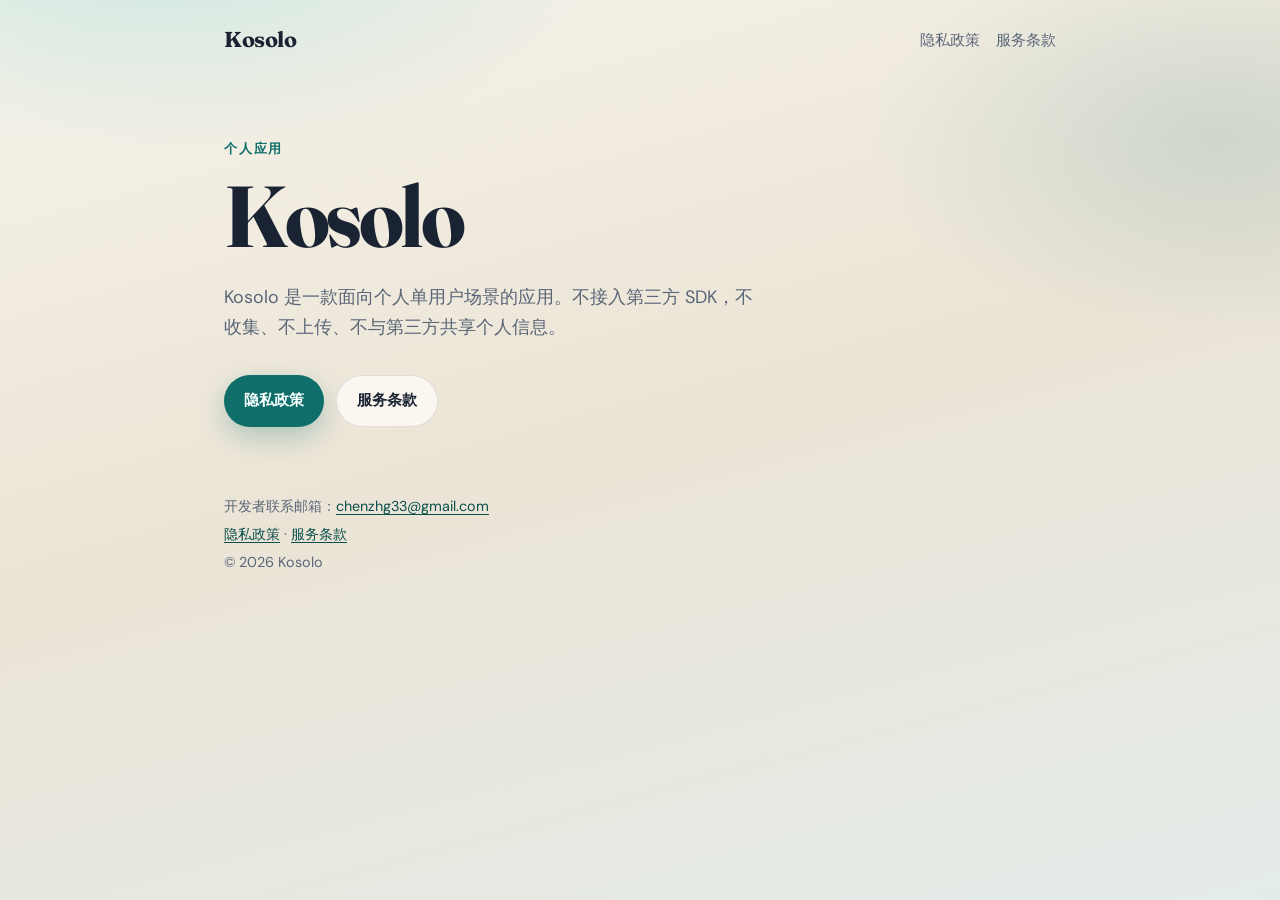
<file: index.html>
<!DOCTYPE html>
<html lang="zh-CN">
<head>
  <meta charset="UTF-8" />
  <meta name="viewport" content="width=device-width, initial-scale=1" />
  <title>Kosolo</title>
  <meta name="description" content="Kosolo — 个人单用户应用" />
  <link rel="preconnect" href="https://fonts.googleapis.com" />
  <link rel="preconnect" href="https://fonts.gstatic.com" crossorigin />
  <link href="https://fonts.googleapis.com/css2?family=DM+Sans:ital,opsz,wght@0,9..40,400;0,9..40,500;0,9..40,600;0,9..40,700;1,9..40,400&family=Fraunces:opsz,wght@9..144,600;9..144,700&display=swap" rel="stylesheet" />
  <link rel="stylesheet" href="styles.css" />
</head>
<body>
  <div class="bg" aria-hidden="true"></div>
  <header class="site-header">
    <a class="brand" href="./">Kosolo</a>
    <nav>
      <a href="./privacy.html">隐私政策</a>
      <a href="./terms.html">服务条款</a>
    </nav>
  </header>

  <main class="hero">
    <p class="eyebrow">个人应用</p>
    <h1>Kosolo</h1>
    <p class="lede">
      Kosolo 是一款面向个人单用户场景的应用。不接入第三方 SDK，不收集、不上传、不与第三方共享个人信息。
    </p>
    <div class="actions">
      <a class="btn primary" href="./privacy.html">隐私政策</a>
      <a class="btn ghost" href="./terms.html">服务条款</a>
    </div>
  </main>

  <footer class="site-footer">
    <p>开发者联系邮箱：<a href="mailto:chenzhg33@gmail.com">chenzhg33@gmail.com</a></p>
    <p><a href="./privacy.html">隐私政策</a> · <a href="./terms.html">服务条款</a></p>
    <p>© <span id="year"></span> Kosolo</p>
  </footer>

  <script>
    document.getElementById("year").textContent = new Date().getFullYear();
  </script>
</body>
</html>
</file>
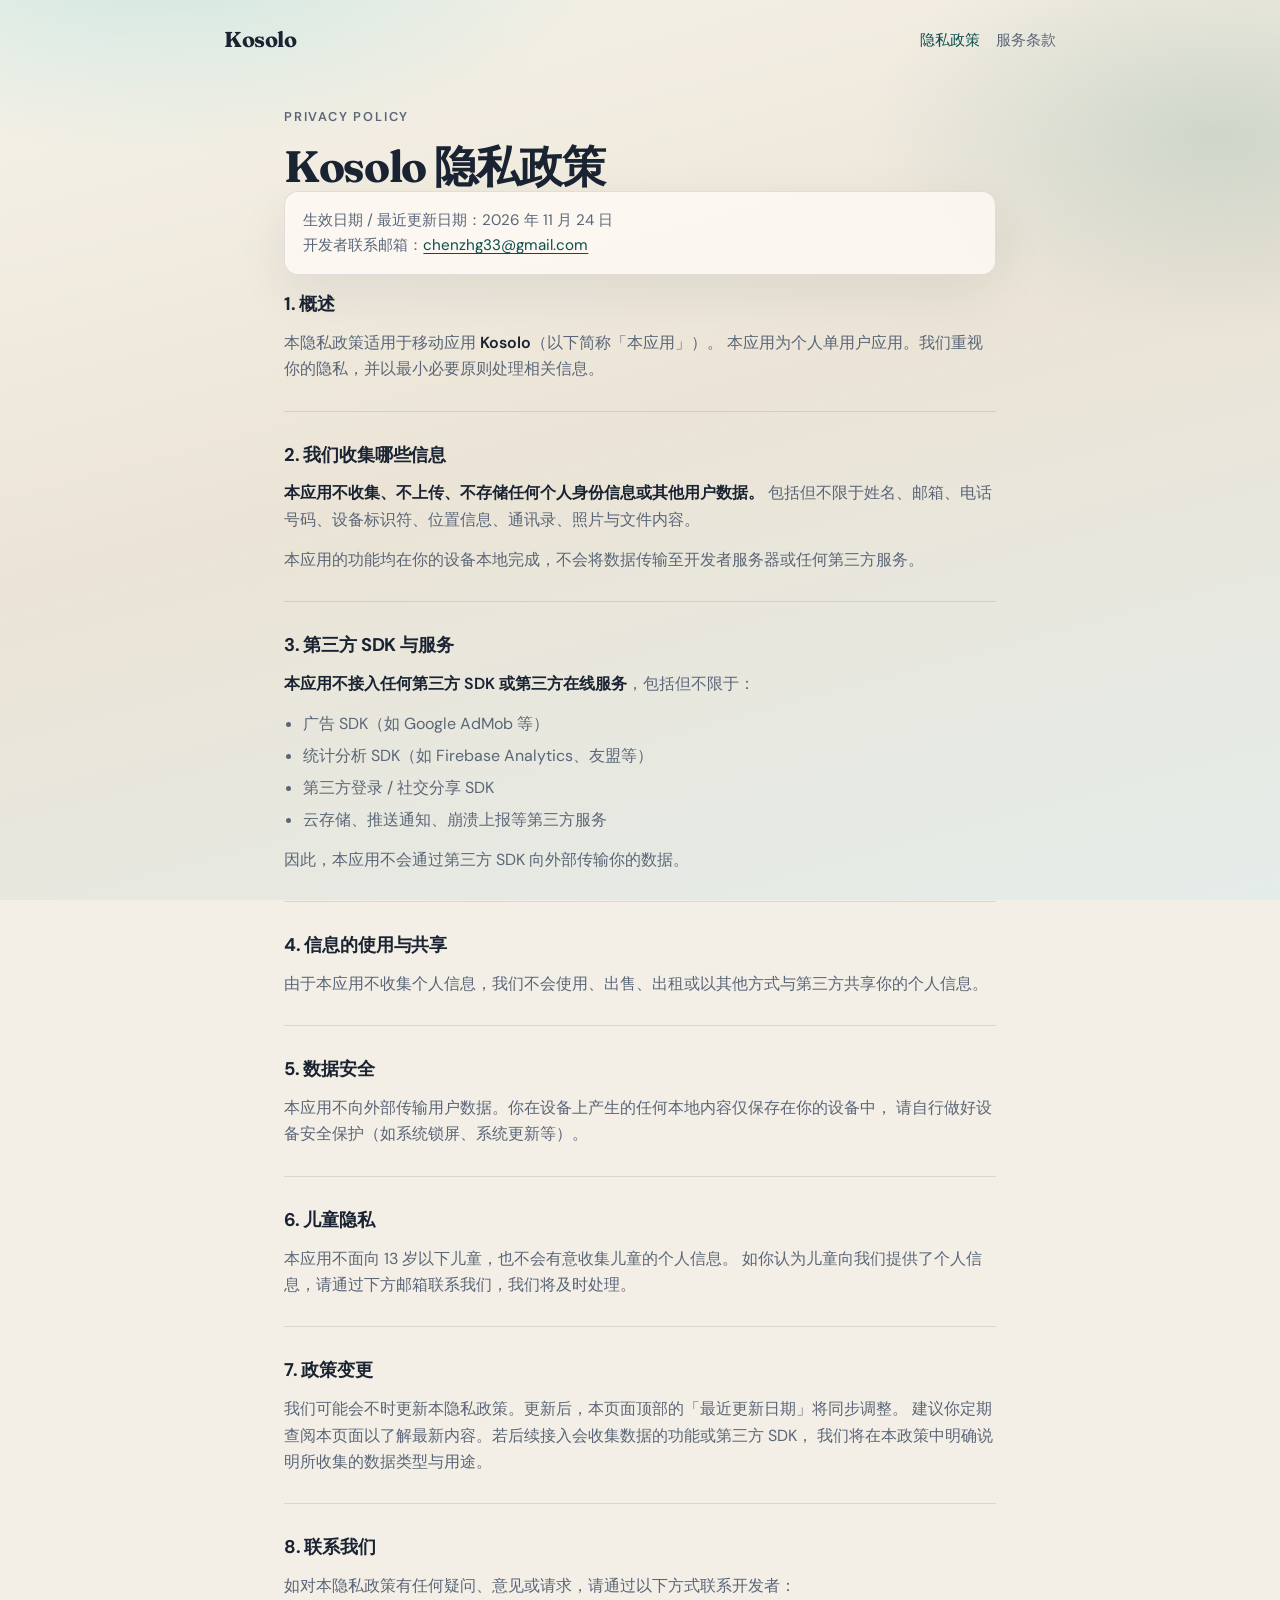
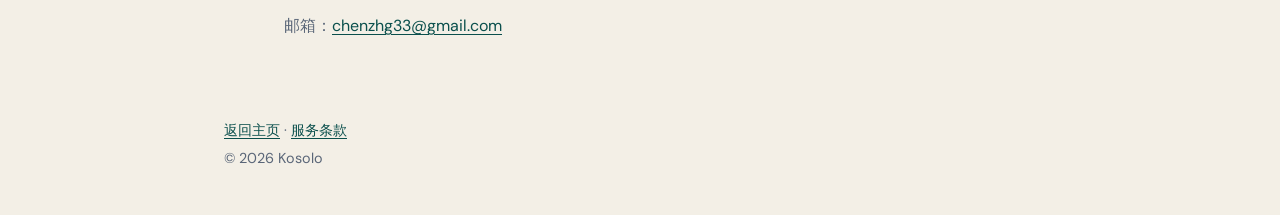
<file: privacy.html>
<!DOCTYPE html>
<html lang="zh-CN">
<head>
  <meta charset="UTF-8" />
  <meta name="viewport" content="width=device-width, initial-scale=1" />
  <title>隐私政策 · Kosolo</title>
  <meta name="description" content="Kosolo 隐私政策：不收集个人信息，不接入第三方 SDK。" />
  <link rel="preconnect" href="https://fonts.googleapis.com" />
  <link rel="preconnect" href="https://fonts.gstatic.com" crossorigin />
  <link href="https://fonts.googleapis.com/css2?family=DM+Sans:ital,opsz,wght@0,9..40,400;0,9..40,500;0,9..40,600;0,9..40,700;1,9..40,400&family=Fraunces:opsz,wght@9..144,600;9..144,700&display=swap" rel="stylesheet" />
  <link rel="stylesheet" href="styles.css" />
</head>
<body>
  <div class="bg" aria-hidden="true"></div>
  <header class="site-header">
    <a class="brand" href="./">Kosolo</a>
    <nav>
      <a href="./privacy.html" aria-current="page">隐私政策</a>
      <a href="./terms.html">服务条款</a>
    </nav>
  </header>

  <main class="doc">
    <p class="eyebrow">Privacy Policy</p>
    <h1>Kosolo 隐私政策</h1>
    <p class="meta">
      生效日期 / 最近更新日期：2026 年 11 月 24 日<br />
      开发者联系邮箱：<a href="mailto:chenzhg33@gmail.com">chenzhg33@gmail.com</a>
    </p>

    <section>
      <h2>1. 概述</h2>
      <p>
        本隐私政策适用于移动应用 <strong>Kosolo</strong>（以下简称「本应用」）。
        本应用为个人单用户应用。我们重视你的隐私，并以最小必要原则处理相关信息。
      </p>
    </section>

    <section>
      <h2>2. 我们收集哪些信息</h2>
      <p>
        <strong>本应用不收集、不上传、不存储任何个人身份信息或其他用户数据。</strong>
        包括但不限于姓名、邮箱、电话号码、设备标识符、位置信息、通讯录、照片与文件内容。
      </p>
      <p>
        本应用的功能均在你的设备本地完成，不会将数据传输至开发者服务器或任何第三方服务。
      </p>
    </section>

    <section>
      <h2>3. 第三方 SDK 与服务</h2>
      <p>
        <strong>本应用不接入任何第三方 SDK 或第三方在线服务</strong>，包括但不限于：
      </p>
      <ul>
        <li>广告 SDK（如 Google AdMob 等）</li>
        <li>统计分析 SDK（如 Firebase Analytics、友盟等）</li>
        <li>第三方登录 / 社交分享 SDK</li>
        <li>云存储、推送通知、崩溃上报等第三方服务</li>
      </ul>
      <p>因此，本应用不会通过第三方 SDK 向外部传输你的数据。</p>
    </section>

    <section>
      <h2>4. 信息的使用与共享</h2>
      <p>
        由于本应用不收集个人信息，我们不会使用、出售、出租或以其他方式与第三方共享你的个人信息。
      </p>
    </section>

    <section>
      <h2>5. 数据安全</h2>
      <p>
        本应用不向外部传输用户数据。你在设备上产生的任何本地内容仅保存在你的设备中，
        请自行做好设备安全保护（如系统锁屏、系统更新等）。
      </p>
    </section>

    <section>
      <h2>6. 儿童隐私</h2>
      <p>
        本应用不面向 13 岁以下儿童，也不会有意收集儿童的个人信息。
        如你认为儿童向我们提供了个人信息，请通过下方邮箱联系我们，我们将及时处理。
      </p>
    </section>

    <section>
      <h2>7. 政策变更</h2>
      <p>
        我们可能会不时更新本隐私政策。更新后，本页面顶部的「最近更新日期」将同步调整。
        建议你定期查阅本页面以了解最新内容。若后续接入会收集数据的功能或第三方 SDK，
        我们将在本政策中明确说明所收集的数据类型与用途。
      </p>
    </section>

    <section>
      <h2>8. 联系我们</h2>
      <p>
        如对本隐私政策有任何疑问、意见或请求，请通过以下方式联系开发者：
      </p>
      <p>
        邮箱：<a href="mailto:chenzhg33@gmail.com">chenzhg33@gmail.com</a>
      </p>
    </section>
  </main>

  <footer class="site-footer">
    <p><a href="./">返回主页</a> · <a href="./terms.html">服务条款</a></p>
    <p>© <span id="year"></span> Kosolo</p>
  </footer>

  <script>
    document.getElementById("year").textContent = new Date().getFullYear();
  </script>
</body>
</html>
</file>
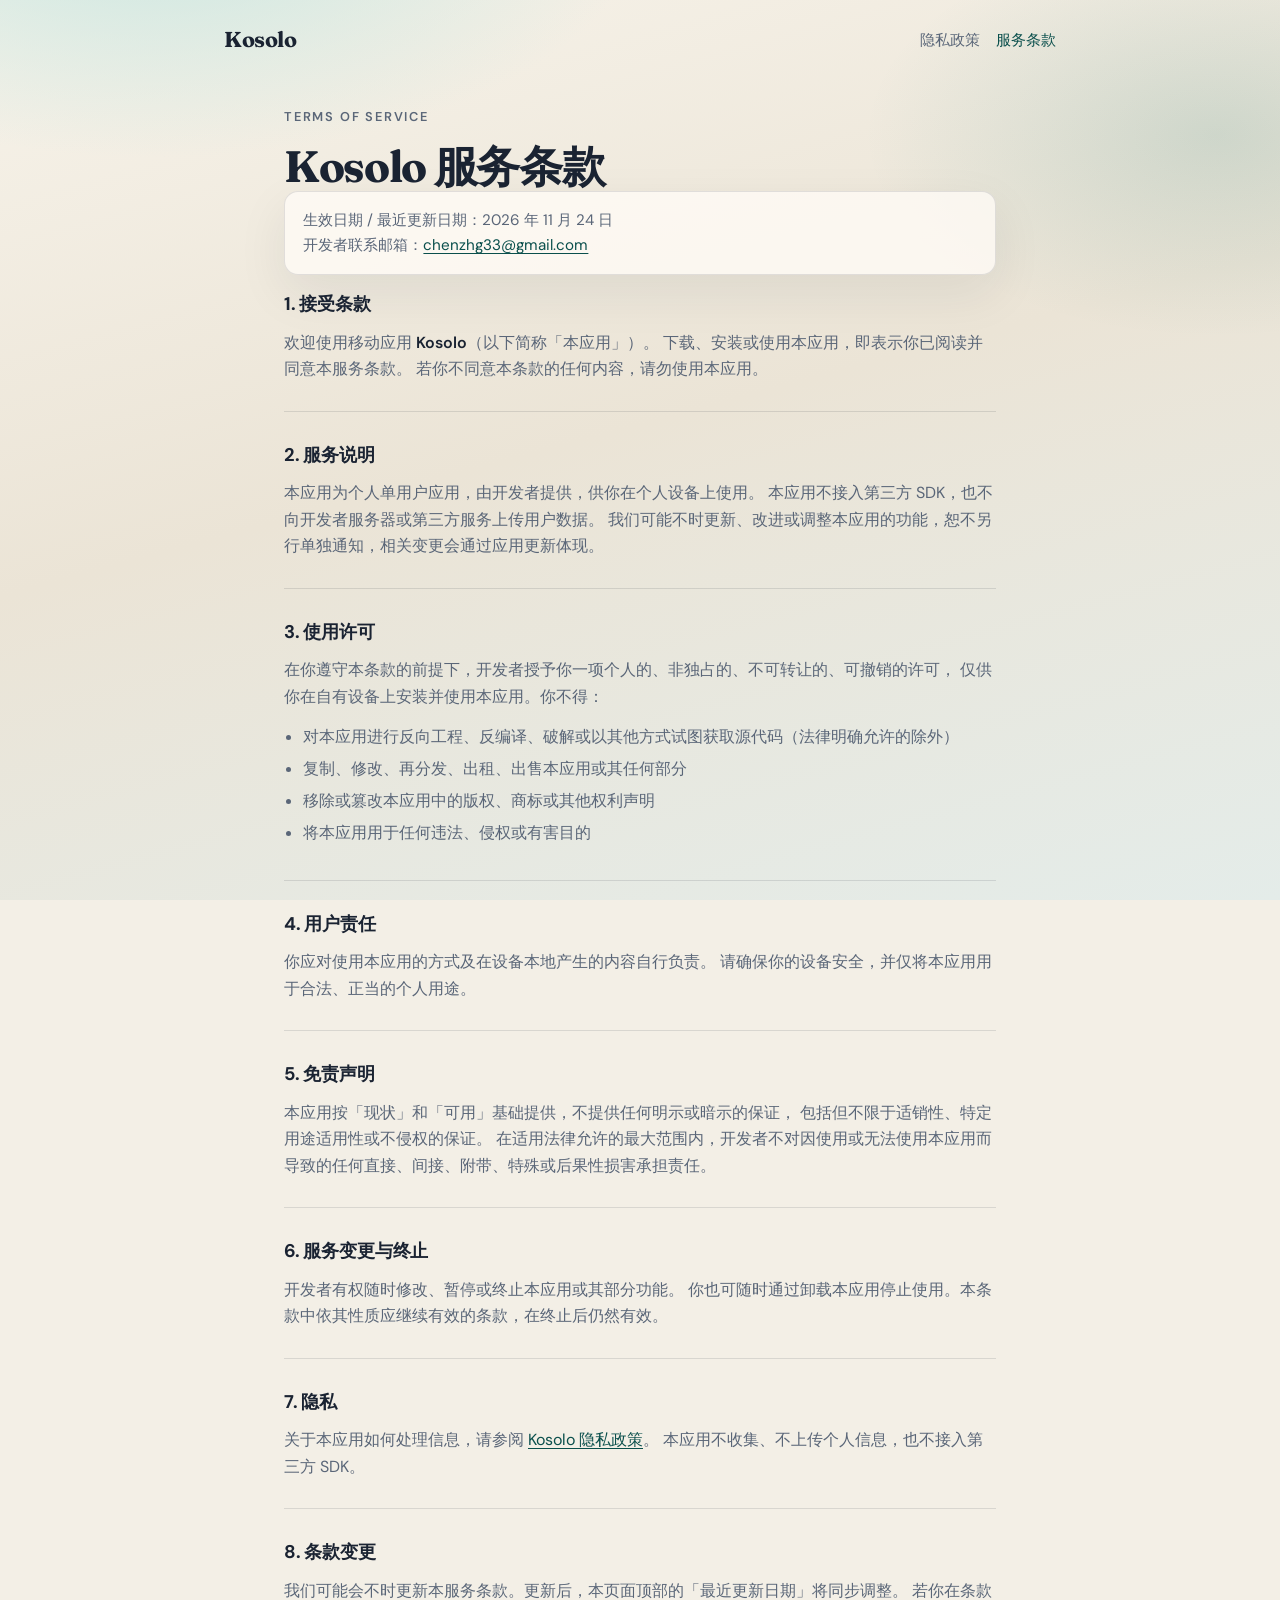
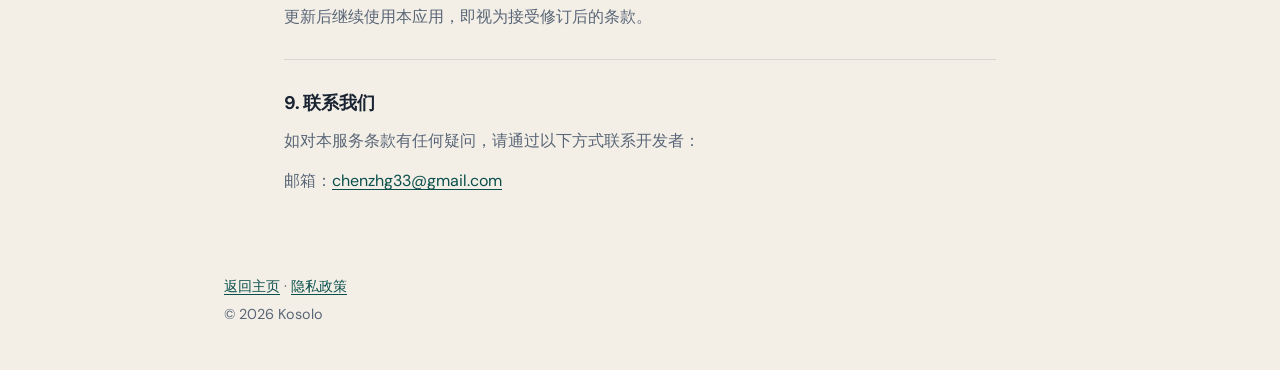
<file: terms.html>
<!DOCTYPE html>
<html lang="zh-CN">
<head>
  <meta charset="UTF-8" />
  <meta name="viewport" content="width=device-width, initial-scale=1" />
  <title>服务条款 · Kosolo</title>
  <meta name="description" content="Kosolo 服务条款（Terms of Service）。" />
  <link rel="preconnect" href="https://fonts.googleapis.com" />
  <link rel="preconnect" href="https://fonts.gstatic.com" crossorigin />
  <link href="https://fonts.googleapis.com/css2?family=DM+Sans:ital,opsz,wght@0,9..40,400;0,9..40,500;0,9..40,600;0,9..40,700;1,9..40,400&family=Fraunces:opsz,wght@9..144,600;9..144,700&display=swap" rel="stylesheet" />
  <link rel="stylesheet" href="styles.css" />
</head>
<body>
  <div class="bg" aria-hidden="true"></div>
  <header class="site-header">
    <a class="brand" href="./">Kosolo</a>
    <nav>
      <a href="./privacy.html">隐私政策</a>
      <a href="./terms.html" aria-current="page">服务条款</a>
    </nav>
  </header>

  <main class="doc">
    <p class="eyebrow">Terms of Service</p>
    <h1>Kosolo 服务条款</h1>
    <p class="meta">
      生效日期 / 最近更新日期：2026 年 11 月 24 日<br />
      开发者联系邮箱：<a href="mailto:chenzhg33@gmail.com">chenzhg33@gmail.com</a>
    </p>

    <section>
      <h2>1. 接受条款</h2>
      <p>
        欢迎使用移动应用 <strong>Kosolo</strong>（以下简称「本应用」）。
        下载、安装或使用本应用，即表示你已阅读并同意本服务条款。
        若你不同意本条款的任何内容，请勿使用本应用。
      </p>
    </section>

    <section>
      <h2>2. 服务说明</h2>
      <p>
        本应用为个人单用户应用，由开发者提供，供你在个人设备上使用。
        本应用不接入第三方 SDK，也不向开发者服务器或第三方服务上传用户数据。
        我们可能不时更新、改进或调整本应用的功能，恕不另行单独通知，相关变更会通过应用更新体现。
      </p>
    </section>

    <section>
      <h2>3. 使用许可</h2>
      <p>
        在你遵守本条款的前提下，开发者授予你一项个人的、非独占的、不可转让的、可撤销的许可，
        仅供你在自有设备上安装并使用本应用。你不得：
      </p>
      <ul>
        <li>对本应用进行反向工程、反编译、破解或以其他方式试图获取源代码（法律明确允许的除外）</li>
        <li>复制、修改、再分发、出租、出售本应用或其任何部分</li>
        <li>移除或篡改本应用中的版权、商标或其他权利声明</li>
        <li>将本应用用于任何违法、侵权或有害目的</li>
      </ul>
    </section>

    <section>
      <h2>4. 用户责任</h2>
      <p>
        你应对使用本应用的方式及在设备本地产生的内容自行负责。
        请确保你的设备安全，并仅将本应用用于合法、正当的个人用途。
      </p>
    </section>

    <section>
      <h2>5. 免责声明</h2>
      <p>
        本应用按「现状」和「可用」基础提供，不提供任何明示或暗示的保证，
        包括但不限于适销性、特定用途适用性或不侵权的保证。
        在适用法律允许的最大范围内，开发者不对因使用或无法使用本应用而导致的任何直接、间接、附带、特殊或后果性损害承担责任。
      </p>
    </section>

    <section>
      <h2>6. 服务变更与终止</h2>
      <p>
        开发者有权随时修改、暂停或终止本应用或其部分功能。
        你也可随时通过卸载本应用停止使用。本条款中依其性质应继续有效的条款，在终止后仍然有效。
      </p>
    </section>

    <section>
      <h2>7. 隐私</h2>
      <p>
        关于本应用如何处理信息，请参阅
        <a href="./privacy.html">Kosolo 隐私政策</a>。
        本应用不收集、不上传个人信息，也不接入第三方 SDK。
      </p>
    </section>

    <section>
      <h2>8. 条款变更</h2>
      <p>
        我们可能会不时更新本服务条款。更新后，本页面顶部的「最近更新日期」将同步调整。
        若你在条款更新后继续使用本应用，即视为接受修订后的条款。
      </p>
    </section>

    <section>
      <h2>9. 联系我们</h2>
      <p>
        如对本服务条款有任何疑问，请通过以下方式联系开发者：
      </p>
      <p>
        邮箱：<a href="mailto:chenzhg33@gmail.com">chenzhg33@gmail.com</a>
      </p>
    </section>
  </main>

  <footer class="site-footer">
    <p><a href="./">返回主页</a> · <a href="./privacy.html">隐私政策</a></p>
    <p>© <span id="year"></span> Kosolo</p>
  </footer>

  <script>
    document.getElementById("year").textContent = new Date().getFullYear();
  </script>
</body>
</html>
</file>
<file: styles.css>
:root {
  --ink: #1a2332;
  --muted: #5a6678;
  --paper: #f3efe6;
  --surface: rgba(255, 252, 247, 0.78);
  --line: rgba(26, 35, 50, 0.12);
  --accent: #0f6e6a;
  --accent-deep: #0a4f4c;
  --glow: #c8e6e0;
  --radius: 14px;
  --shadow: 0 18px 50px rgba(26, 35, 50, 0.08);
  --font-display: "Fraunces", "Songti SC", "Noto Serif SC", serif;
  --font-body: "DM Sans", "PingFang SC", "Noto Sans SC", sans-serif;
}

* {
  box-sizing: border-box;
}

html {
  scroll-behavior: smooth;
}

body {
  margin: 0;
  min-height: 100vh;
  color: var(--ink);
  font-family: var(--font-body);
  background: var(--paper);
  line-height: 1.65;
  position: relative;
  overflow-x: hidden;
}

.bg {
  position: fixed;
  inset: 0;
  z-index: -1;
  background:
    radial-gradient(ellipse 70% 50% at 12% -10%, var(--glow), transparent 55%),
    radial-gradient(ellipse 55% 45% at 95% 15%, rgba(15, 110, 106, 0.14), transparent 50%),
    linear-gradient(165deg, #f7f3ea 0%, #ebe4d6 48%, #e4ece9 100%);
}

a {
  color: var(--accent-deep);
  text-decoration-thickness: 1px;
  text-underline-offset: 3px;
}

a:hover {
  color: var(--accent);
}

.site-header {
  display: flex;
  align-items: center;
  justify-content: space-between;
  max-width: 880px;
  margin: 0 auto;
  padding: 1.4rem 1.5rem 0.5rem;
  animation: rise 0.7s ease both;
}

.brand {
  font-family: var(--font-display);
  font-size: 1.35rem;
  font-weight: 700;
  color: var(--ink);
  text-decoration: none;
  letter-spacing: -0.02em;
}

.site-header nav {
  display: flex;
  align-items: center;
  gap: 1rem;
}

.site-header nav a {
  font-size: 0.95rem;
  font-weight: 500;
  color: var(--muted);
  text-decoration: none;
}

.site-header nav a:hover,
.site-header nav a[aria-current="page"] {
  color: var(--accent-deep);
}

.hero {
  max-width: 880px;
  margin: 0 auto;
  padding: 4.5rem 1.5rem 3rem;
  animation: rise 0.85s 0.08s ease both;
}

.eyebrow {
  margin: 0 0 0.75rem;
  font-size: 0.8rem;
  font-weight: 600;
  letter-spacing: 0.14em;
  text-transform: uppercase;
  color: var(--accent);
}

.hero h1 {
  margin: 0;
  font-family: var(--font-display);
  font-size: clamp(3.2rem, 10vw, 5.4rem);
  font-weight: 700;
  letter-spacing: -0.04em;
  line-height: 1.05;
}

.lede {
  max-width: 34rem;
  margin: 1.35rem 0 0;
  font-size: 1.12rem;
  color: var(--muted);
}

.actions {
  display: flex;
  flex-wrap: wrap;
  gap: 0.75rem;
  margin-top: 2rem;
}

.btn {
  display: inline-flex;
  align-items: center;
  justify-content: center;
  padding: 0.8rem 1.25rem;
  border-radius: 999px;
  font-weight: 600;
  font-size: 0.95rem;
  text-decoration: none;
  transition: transform 0.18s ease, background 0.18s ease, color 0.18s ease, box-shadow 0.18s ease;
}

.btn:active {
  transform: scale(0.97);
}

.btn.primary {
  background: var(--accent);
  color: #f7fffe;
  box-shadow: 0 10px 28px rgba(15, 110, 106, 0.28);
}

.btn.primary:hover {
  background: var(--accent-deep);
  color: #fff;
}

.btn.ghost {
  background: var(--surface);
  color: var(--ink);
  border: 1px solid var(--line);
  backdrop-filter: blur(8px);
}

.btn.ghost:hover {
  border-color: rgba(15, 110, 106, 0.35);
  color: var(--accent-deep);
}

.doc {
  max-width: 760px;
  margin: 0 auto;
  padding: 2.5rem 1.5rem 2rem;
  animation: rise 0.75s ease both;
}

.doc h1 {
  margin: 0;
  font-family: var(--font-display);
  font-size: clamp(2rem, 5vw, 2.75rem);
  letter-spacing: -0.03em;
  line-height: 1.15;
}

.meta {
  margin: 1rem 0 2rem;
  padding: 1rem 1.15rem;
  background: var(--surface);
  border: 1px solid var(--line);
  border-radius: var(--radius);
  box-shadow: var(--shadow);
  color: var(--muted);
  font-size: 0.95rem;
}

.doc section {
  margin-bottom: 1.75rem;
  padding-bottom: 1.75rem;
  border-bottom: 1px solid var(--line);
}

.doc section:last-of-type {
  border-bottom: 0;
  padding-bottom: 0;
}

.doc h2 {
  margin: 0 0 0.65rem;
  font-size: 1.15rem;
  font-weight: 700;
  letter-spacing: -0.01em;
}

.doc p,
.doc ul {
  margin: 0 0 0.85rem;
  color: var(--muted);
}

.doc p:last-child,
.doc ul:last-child {
  margin-bottom: 0;
}

.doc ul {
  padding-left: 1.2rem;
}

.doc li {
  margin-bottom: 0.35rem;
}

.doc strong {
  color: var(--ink);
  font-weight: 600;
}

.site-footer {
  max-width: 880px;
  margin: 0 auto;
  padding: 1rem 1.5rem 2.5rem;
  color: var(--muted);
  font-size: 0.9rem;
  animation: rise 0.9s 0.12s ease both;
}

.site-footer p {
  margin: 0.25rem 0;
}

@keyframes rise {
  from {
    opacity: 0;
    transform: translateY(12px);
  }
  to {
    opacity: 1;
    transform: translateY(0);
  }
}

@media (max-width: 560px) {
  .hero {
    padding-top: 3rem;
  }

  .actions {
    flex-direction: column;
    align-items: stretch;
  }

  .btn {
    width: 100%;
  }
}

@media (prefers-reduced-motion: reduce) {
  *,
  *::before,
  *::after {
    animation: none !important;
    transition: none !important;
  }
}
</file>
